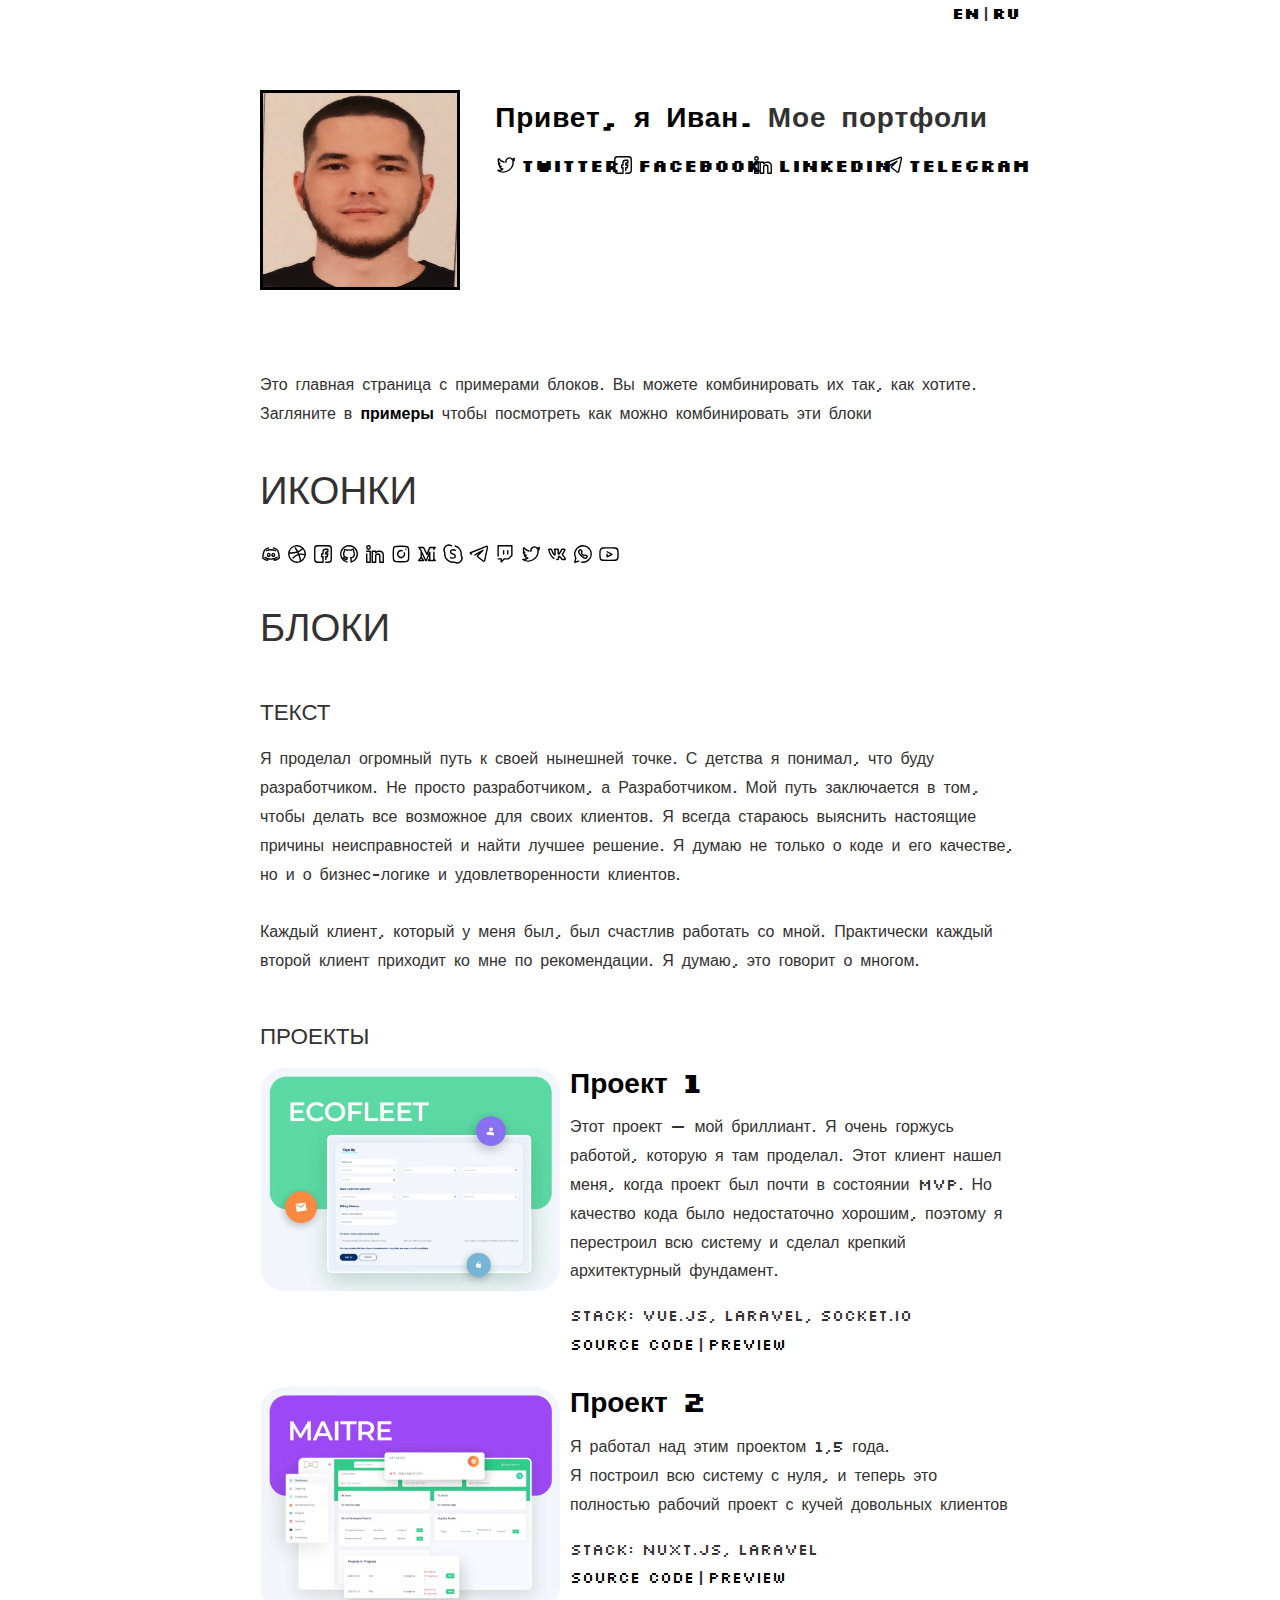
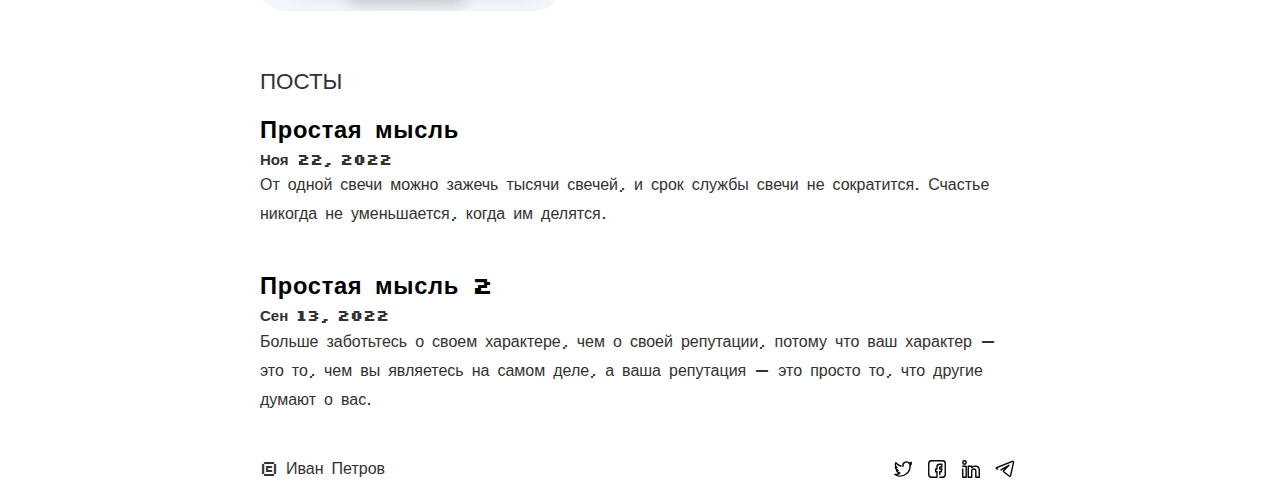
<file: ruindex.html>
<!DOCTYPE html>
<html lang="ru">
<head>
    <meta charset="UTF-8">
    <title>Обо мне</title>
    <link rel="stylesheet" type="text/css" href="styles/styles.css">
 
</head>
<body>
    <div class="main">
        <div class="header">
            <a href="index.html">
                <span>EN</span>
            </a>
            <span>|</span>
            <a href="/">
                <span>RU</span>
            </a>
        </div>
        <div class="content">
            <div class="content__hello">
                <img class="content__hello-img" src="/assets/img/logo.jpg" alt="Avatar">
                <div class="content__hello-text">
                    <span class="content__name">
                        <a href="/">Привет, я Иван.</a>
                    </span>
                    <span class="content__description">Мое портфоли</span>
                    <nav class="content__social">
                        <a href="#link" target="_blank" class="content__social-item">
                            <img src="/assets/img/icons/twitter.svg" alt="Twitter">
                            <span>Twitter</span>
                        </a>
                        <a href="#link" target="_blank" class="content__social-item">
                            <img src="/assets/img/icons/facebook.svg" alt="Facebook">
                            <span>Facebook</span>
                        </a>
                        <a href="#link" target="_blank" class="content__social-item">
                            <img src="/assets/img/icons/in.svg" alt="LinkedIn">
                            <span>LinkedIn</span>
                        </a>
                        <a href="#link" target="_blank" class="content__social-item">
                            <img src="/assets/img/icons/telegram.svg" alt="Telegram">
                            <span>Telegram</span>
                        </a>
                    </nav>
                </div>
            </div>
            <div class="content__main">
                <div class="content__main-item">
                    <div class="main-item__description">
                        <p>Это главная страница с примерами блоков. Вы можете комбинировать их так, как хотите.</p>
                        <p>Загляните в <a href="/ru/example">примеры</a> чтобы посмотреть как можно комбинировать эти блоки</p>
                    </div>
                </div>
                <h1 class="content__about-header">Иконки</h1>
                <div class="content__main-item">
                    <a href="#" class="content__social-item">
                        <img src="/assets/img/icons/discord.svg" alt="discord">
                        <img src="/assets/img/icons/dribbble.svg" alt="dribbble">
                        <img src="/assets/img/icons/facebook.svg" alt="facebook">
                        <img src="/assets/img/icons/github.svg" alt="github">
                        <img src="/assets/img/icons/in.svg" alt="linkedin">
                        <img src="/assets/img/icons/instagram.svg" alt="instagram">
                        <img src="/assets/img/icons/medium.svg" alt="medium">
                        <img src="/assets/img/icons/skype.svg" alt="skype">
                        <img src="/assets/img/icons/telegram.svg" alt="telegram">
                        <img src="/assets/img/icons/twitch.svg" alt="twitch">
                        <img src="/assets/img/icons/twitter.svg" alt="twitter">
                        <img src="/assets/img/icons/vk.svg" alt="vk">
                        <img src="/assets/img/icons/whatsapp.svg" alt="whatsapp">
                        <img src="/assets/img/icons/youtube.svg" alt="youtube">
                    </a>
                </div>
                <h1 class="content__about-header">Блоки</h1>
                <h2 class="content__subheader">Текст</h2>
                <div class="content__main-item">
                    <div class="main-item__description">
                        <p>Я проделал огромный путь к своей нынешней точке. С детства я понимал, что буду разработчиком. Не просто разработчиком, а Разработчиком. Мой путь заключается в том, чтобы делать все возможное для своих клиентов. Я всегда стараюсь выяснить настоящие причины неисправностей и найти лучшее решение. Я думаю не только о коде и его качестве, но и о бизнес-логике и удовлетворенности клиентов.</p>
                    </div>
                </div>
                <div class="content__main-item">
                    <div class="main-item__description">
                        <p>Каждый клиент, который у меня был, был счастлив работать со мной. Практически каждый второй клиент приходит ко мне по рекомендации. Я думаю, это говорит о многом.</p>
                    </div>
                </div>
                <h2 class="content__subheader">Проекты</h2>
                <div class="content__main-item project">
                    <a data-fslightbox href="/assets/img/project.png">
                        <img src="/assets/img/project.png" alt="project1">
                    </a>
                    <div>
                        <div class="main-item__title">
                            <a href="/ru/example/project.html"><span>Проект 1</span></a>
                        </div>
                        <div class="main-item__description">
                            <p>Этот проект — мой бриллиант. Я очень горжусь работой, которую я там проделал.
                                Этот клиент нашел меня, когда проект был почти в состоянии MVP. Но качество кода было недостаточно хорошим, поэтому я перестроил всю систему и сделал крепкий архитектурный фундамент.</p>
                        </div>
                        <div class="main-item__subdescription">
                            <p><span>Stack:</span> Vue.js, Laravel, Socket.io</p>
                            <p class="main-item__links"><a href=""><span>Source Code</span></a><span>|</span><a href=""><span>Preview</span></a> </p>
                        </div>
                    </div>
                </div>
                <div class="content__main-item project">
                    <a data-fslightbox href="/assets/img/project2.png">
                        <img src="/assets/img/project2.png" alt="project2">
                    </a>
                    <div>
                        <div class="main-item__title">
                            <a href="/ru/example/project.html"><span>Проект 2</span></a>
                        </div>
                        <div class="main-item__description">
                            <p>Я работал над этим проектом 1,5 года.
                                <br/>Я построил всю систему с нуля, и теперь это полностью рабочий проект
                                с кучей довольных клиентов</p>
                        </div>
                        <div class="main-item__subdescription">
                            <p><span>Stack:</span> Nuxt.js, Laravel</p>
                            <p class="main-item__links"><a href=""><span>Source Code</span></a><span>|</span><a href=""><span>Preview</span></a> </p>
                        </div>
                    </div>
                </div>
                <h2 class="content__subheader">Посты</h2>
                <div class="content__main-item post">
                    <article>
                        <h2 class="main-item__title">
                            <a href="#linktopost">Простая мысль</a>
                        </h2>
                        <p class="main-item__date">Ноя 22, 2022</p>
                        <div class="main-item__description">
                            <p>От одной свечи можно зажечь тысячи свечей, и срок службы свечи не сократится. Счастье никогда не уменьшается, когда им делятся.</p>
                        </div>
                    </article>
                </div>
                <div class="content__main-item post">
                    <article>
                        <h2 class="main-item__title">
                            <a href="#linktopost">Простая мысль 2</a>
                        </h2>
                        <p class="main-item__date">Сен 13, 2022</p>
                        <div class="main-item__description">
                            <p>Больше заботьтесь о своем характере, чем о своей репутации, потому что ваш характер — это то, чем вы являетесь на самом деле, а ваша репутация — это просто то, что другие думают о вас.</p>
                        </div>
                    </article>
                </div>
            </div>
        </div>
        <div class="footer">
            <div>
                <span>© Иван Петров</span>
            </div>
            <div>
                <nav class="footer__social">
                    <a href="#link" target="_blank" class="footer__social-item">
                        <img src="/assets/img/icons/twitter.svg" alt="Twitter">
                    </a>
                    <a href="#link" target="_blank" class="footer__social-item">
                        <img src="/assets/img/icons/facebook.svg" alt="Facebook">
                    </a>
                    <a href="#link" target="_blank" class="footer__social-item">
                        <img src="/assets/img/icons/in.svg" alt="LinkedIn">
                    </a>
                    <a href="#link" target="_blank" class="footer__social-item">
                        <img src="/assets/img/icons/telegram.svg" alt="Telegram">
                    </a>
                </nav>
            </div>
        </div>
    </div>
    <script src="/assets/scripts/fslightbox.js"></script>
</body>
</html>
</file>
<file: styles/styles.css>
@import url('https://fonts.googleapis.com/css2?family=Silkscreen:wght@400;700&display=swap');

/***
    The new CSS reset - version 1.7.3 (last updated 7.8.2022)
    GitHub page: https://github.com/elad2412/the-new-css-reset
***/

/*
    Remove all the styles of the "User-Agent-Stylesheet", except for the 'display' property
    - The "symbol *" part is to solve Firefox SVG sprite bug
 */
*:where(:not(html, iframe, canvas, img, svg, video, audio):not(svg *, symbol *)) {
    all: unset;
    display: revert;
}

/* Preferred box-sizing value */
*,
*::before,
*::after {
    box-sizing: border-box;
}

/* Reapply the pointer cursor for anchor tags */
a, button {
    cursor: revert;
}

/* Remove list styles (bullets/numbers) */
ol, ul, menu {
    list-style: none;
}

/* For images to not be able to exceed their container */
img {
    max-width: 100%;
}

/* removes spacing between cells in tables */
table {
    border-collapse: collapse;
}

/* Safari - solving issue when using user-select:none on the <body> text input doesn't working */


/* revert the 'white-space' property for textarea elements on Safari */
textarea {
    white-space: revert;
}

/* minimum style to allow to style meter element */
meter {
    -webkit-appearance: revert;
    appearance: revert;
}

/* reset default text opacity of input placeholder */
::placeholder {
    color: unset;
}

/* fix the feature of 'hidden' attribute.
   display:revert; revert to element instead of attribute */
:where([hidden]) {
    display: none;
}

/* revert for bug in Chromium browsers
   - fix for the content editable attribute will work properly.
   - webkit-user-select: auto; added for Safari in case of using user-select:none on wrapper element*/
:where([contenteditable]:not([contenteditable="false"])) {
    -moz-user-modify: read-write;
    -webkit-user-modify: read-write;
    overflow-wrap: break-word;
   
}

/* apply back the draggable feature - exist only in Chromium and Safari */
:where([draggable="true"]) {
    -webkit-user-drag: element;
}

body {
    font-family: 'Silkscreen', sans-serif;
    color: #333131;
}

a {
    color: black;
    font-weight: 700;
}

a:hover {
    text-decoration: underline;
}

@media (prefers-color-scheme: dark) {
    body {
        background-color: black;
        color: #c8cbcd;
    }

    a {
        color: #fff;
    }

    .content__social-item img,
    .footer__social-item img{
        filter: invert(1);
    }
}

.main {
    margin: auto;
    width: 47.5rem;
}

.content__hello {
    display: flex;
    margin-top: 4.2rem;
    margin-bottom: 5rem;
    font-size: 28px;
    line-height: 2.8rem;
}

.content__hello-img {
    width: 200px;
    height: 200px;
    min-width: 200px;
    border: 3px solid black;
}

.content__hello-text {
    margin-left: 2.2rem;
    line-height: 2.7rem;
    margin-top: 5px;
}

.content__name a {
    font-weight: 700;
    letter-spacing: 0.03em;
}

.content__description {
    font-weight: 700;
    letter-spacing: 0.03em;
}

.header {
    display: flex;
    justify-content: end;
    margin-top: 0.2rem;
}
.header span {
    margin-left: 3px;
}
.project__item{
  margin: 20px 20px;
}

.content__social {
    display: flex;
    max-width: 36rem;
    font-size: 18px;
    padding-top: 5px;
    flex-direction: row;
    flex: 1 1 0%;
    justify-content: space-between;
}
.content__social-item {
    display: flex;
    align-items: center;
}
.content__social-item img {
    width: 22px;
    height: 22px;
    margin-right: 4px;
}

.content__about-header {
    font-size: 2.4rem;
    margin-bottom: 1.4rem;
    line-height: 4rem;
    text-transform: uppercase;
}

.content__subheader {
    font-size: 1.4rem;
    line-height: 4rem;
    text-transform: uppercase;
}

.content__main-item {
    display: flex;
    line-height: 1.8rem;
    margin-bottom: 1.8rem;
}
.content__main-item.project img {
    max-width: 300px;
    height: auto;
    margin-right: 10px;
    border-radius: 25px;
}

.main-item__description img {
    border-radius: 25px;
}

.project .main-item__title {
    font-weight: 500;
    font-size: 28px;
}

.project .main-item__links span {
    margin-right: 4px;
}

.project .main-item__description {
    font-weight: 100;
    margin-top: 1rem;
}

.project .main-item__subdescription {
    font-weight: 200;
    margin-top: 1rem;
}
.project .main-item__subdescription span {
    font-weight: 400;
}

.post .main-item__title{
    font-size: 1.48rem;
    line-height: 2rem;
    font-weight: 500;
    letter-spacing: .05rem;
}

.post .main-item__title a{
    box-shadow: none;
    letter-spacing: 0.03em;
}

.post .main-item__date {
    display: inline-block;
    font-size: .94rem;
    font-weight: 700;
    line-height: 1.55rem;
}

.post .main-item__description {
    line-height: 1.8rem;
    margin-top: -0.2rem;
    margin-bottom: 0.8rem;
}
.carousel {
  width: 600px;
  height: 300px;
}
    .swiper-container {
      width: 100%;
      height: 100%;
    }

    .swiper-slide {
      text-align: center;
      font-size: 18px;
      background: #fff;
      display: flex;
      justify-content: center;
      align-items: center;
    }

    .swiper-slide img {
      display: block;
      width: 100%;
      height: 100%;
      object-fit: cover;
    }

.footer {
    margin-top: 2rem;
    display: flex;
    justify-content: space-between;
}

.footer__social-item img {
    width: 22px;
    height: 22px;
    margin-right: 4px;
}
</file>
